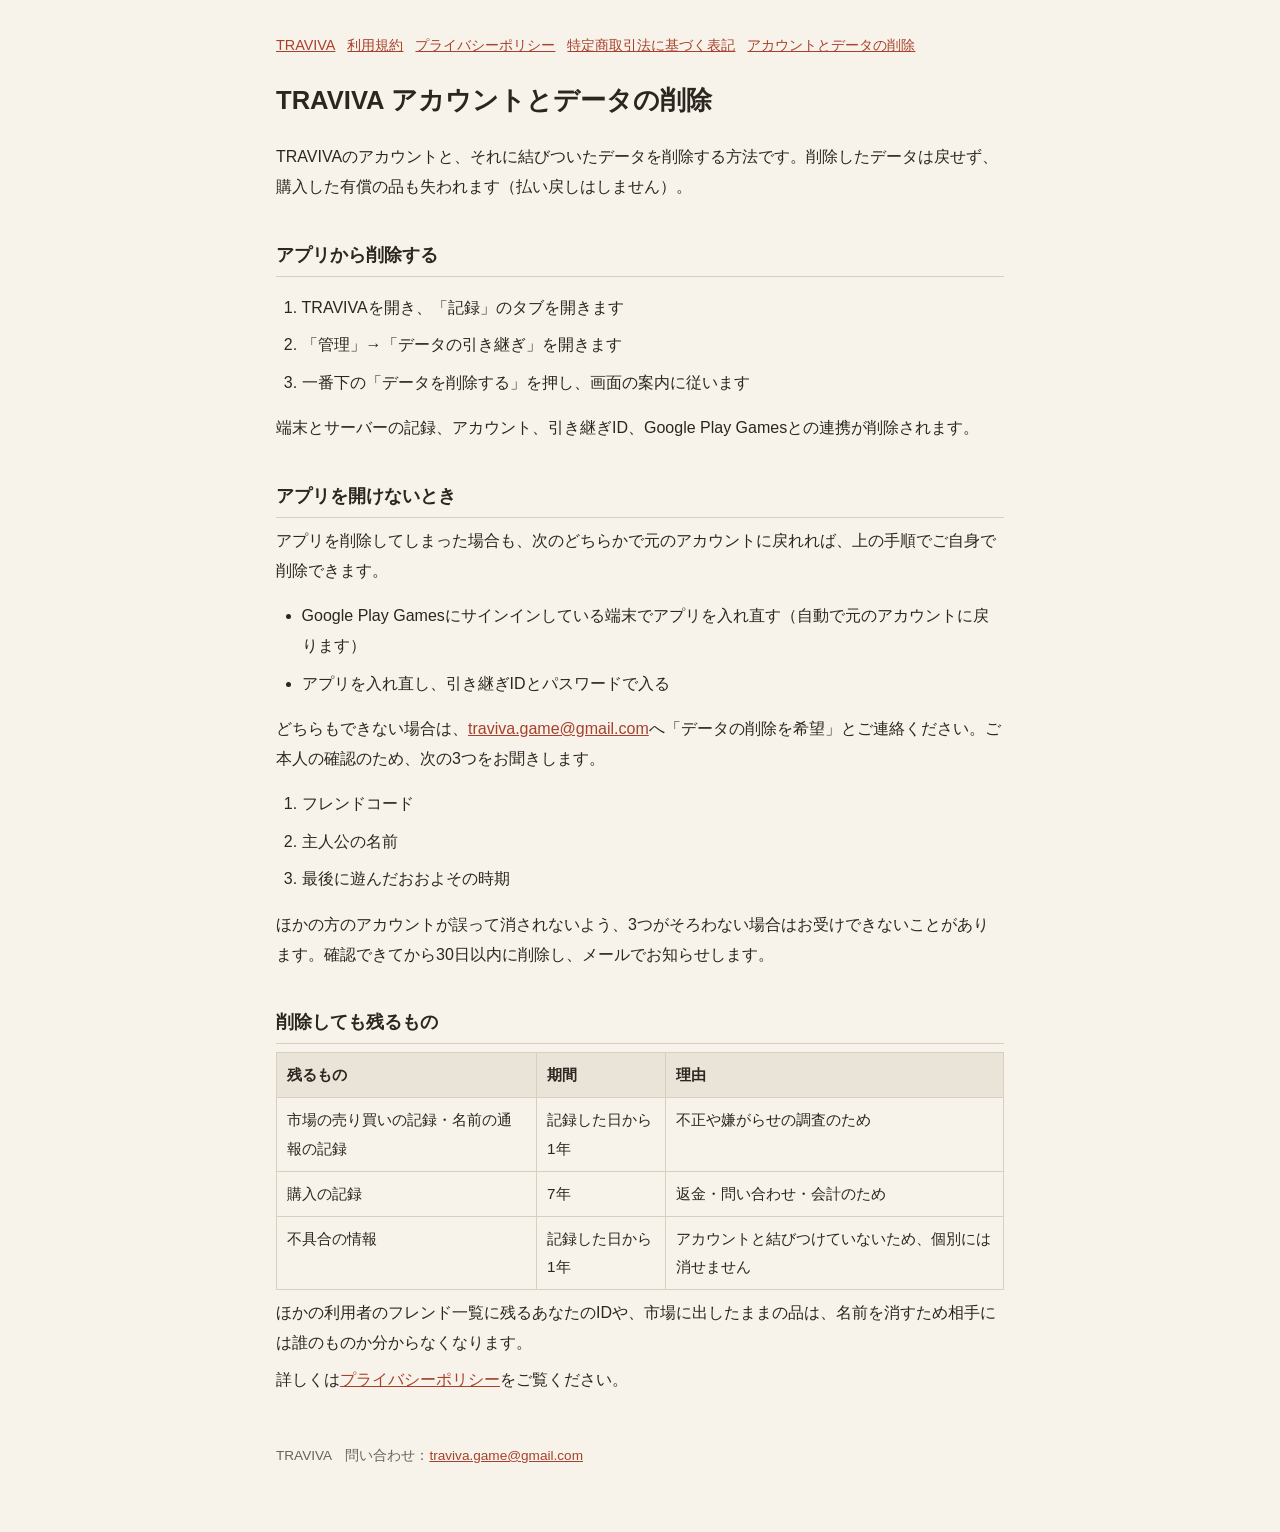
<file: delete.html>
<!doctype html>
<html lang="ja">
<head>
<meta charset="utf-8">
<meta name="viewport" content="width=device-width, initial-scale=1">
<title>アカウントとデータの削除 | TRAVIVA</title>
<link rel="stylesheet" href="style.css">
</head>
<body>
<main>
<nav><a href="index.html">TRAVIVA</a><a href="terms.html">利用規約</a><a href="privacy.html">プライバシーポリシー</a><a href="tokushoho.html">特定商取引法に基づく表記</a><a href="delete.html">アカウントとデータの削除</a></nav>
<h1>TRAVIVA アカウントとデータの削除</h1>
<p>TRAVIVAのアカウントと、それに結びついたデータを削除する方法です。削除したデータは戻せず、購入した有償の品も失われます（払い戻しはしません）。</p>
<h2>アプリから削除する</h2>
<ol><li>TRAVIVAを開き、「記録」のタブを開きます</li><li>「管理」→「データの引き継ぎ」を開きます</li><li>一番下の「データを削除する」を押し、画面の案内に従います</li></ol>
<p>端末とサーバーの記録、アカウント、引き継ぎID、Google Play Gamesとの連携が削除されます。</p>
<h2>アプリを開けないとき</h2>
<p>アプリを削除してしまった場合も、次のどちらかで元のアカウントに戻れれば、上の手順でご自身で削除できます。</p>
<ul><li>Google Play Gamesにサインインしている端末でアプリを入れ直す（自動で元のアカウントに戻ります）</li><li>アプリを入れ直し、引き継ぎIDとパスワードで入る</li></ul>
<p>どちらもできない場合は、<a href="mailto:traviva.game@gmail.com">traviva.game@gmail.com</a>へ「データの削除を希望」とご連絡ください。ご本人の確認のため、次の3つをお聞きします。</p>
<ol><li>フレンドコード</li><li>主人公の名前</li><li>最後に遊んだおおよその時期</li></ol>
<p>ほかの方のアカウントが誤って消されないよう、3つがそろわない場合はお受けできないことがあります。確認できてから30日以内に削除し、メールでお知らせします。</p>
<h2>削除しても残るもの</h2>
<div class="table"><table><thead><tr><th>残るもの</th><th>期間</th><th>理由</th></tr></thead><tbody><tr><td>市場の売り買いの記録・名前の通報の記録</td><td>記録した日から1年</td><td>不正や嫌がらせの調査のため</td></tr><tr><td>購入の記録</td><td>7年</td><td>返金・問い合わせ・会計のため</td></tr><tr><td>不具合の情報</td><td>記録した日から1年</td><td>アカウントと結びつけていないため、個別には消せません</td></tr></tbody></table></div>
<p>ほかの利用者のフレンド一覧に残るあなたのIDや、市場に出したままの品は、名前を消すため相手には誰のものか分からなくなります。</p>
<p>詳しくは<a href="privacy.html">プライバシーポリシー</a>をご覧ください。</p>
<footer>TRAVIVA　問い合わせ：<a href="mailto:traviva.game@gmail.com">traviva.game@gmail.com</a></footer>
</main>
</body>
</html>
</file>
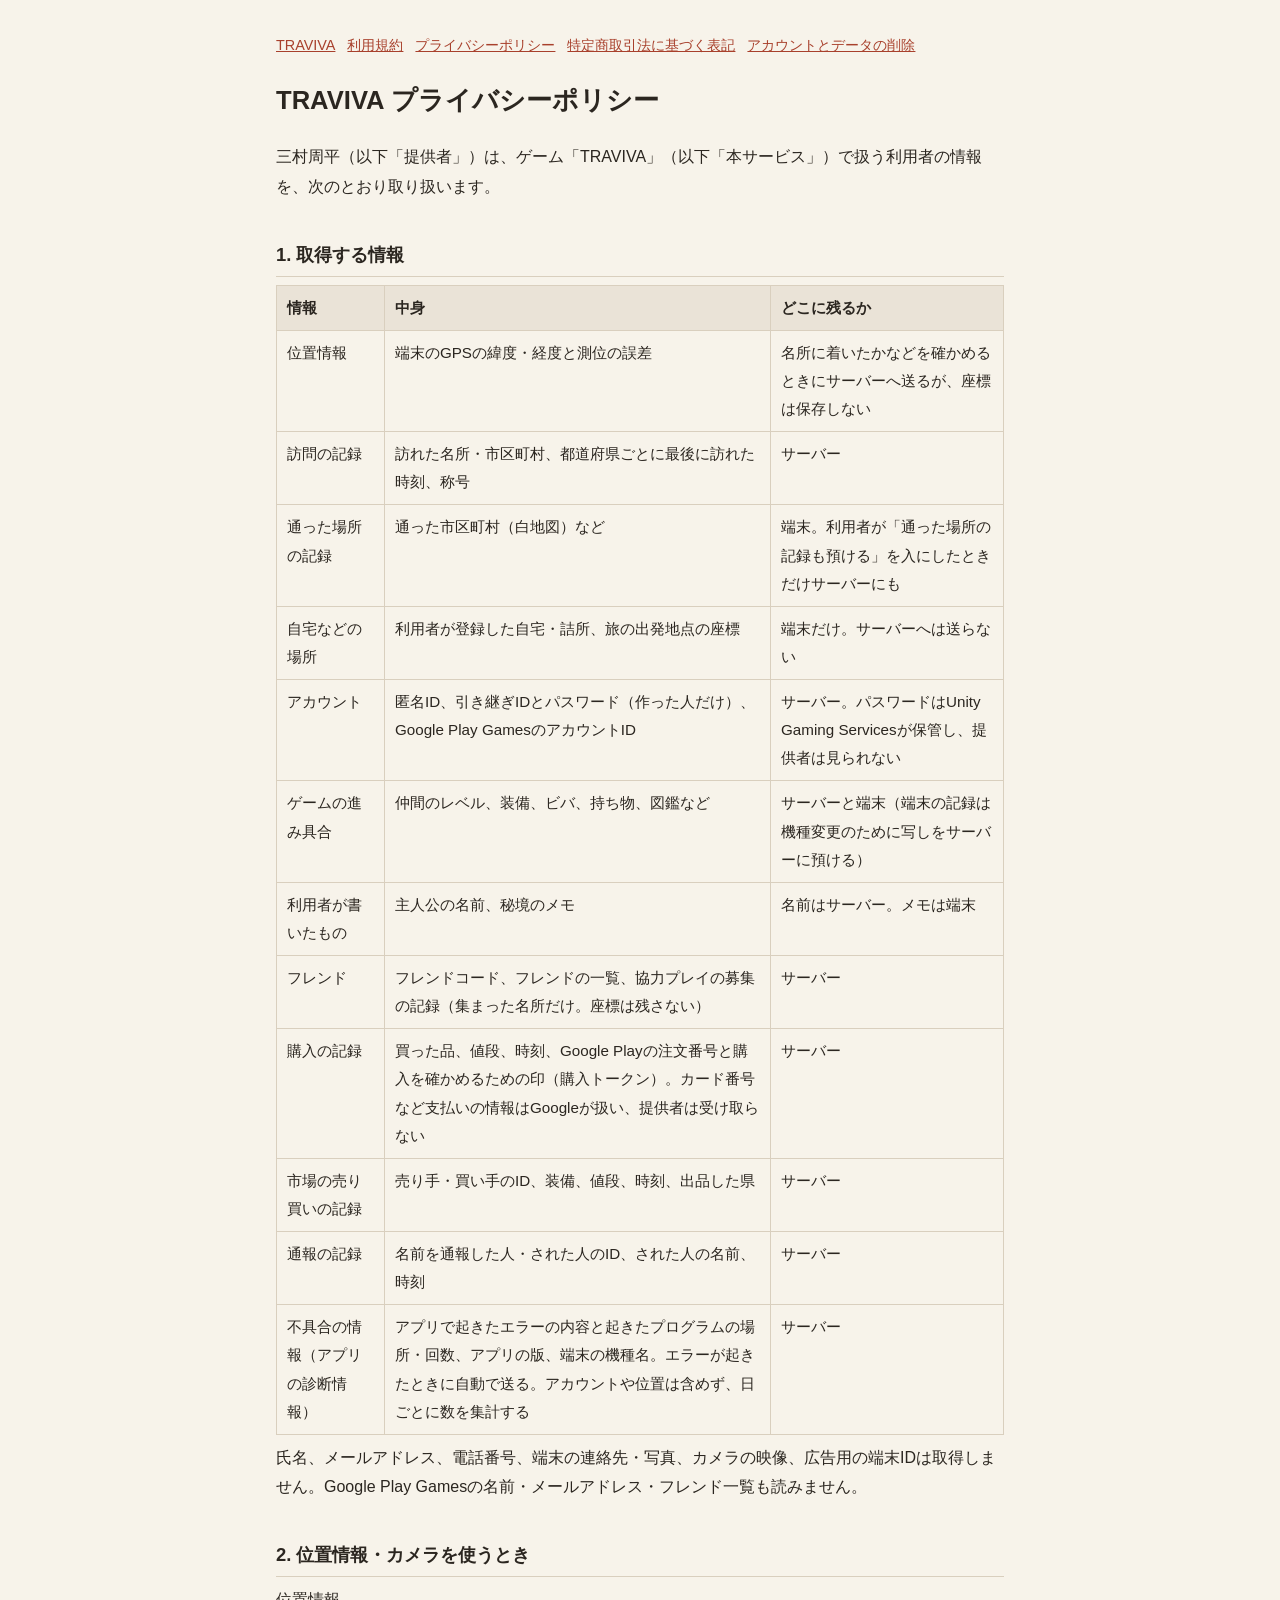
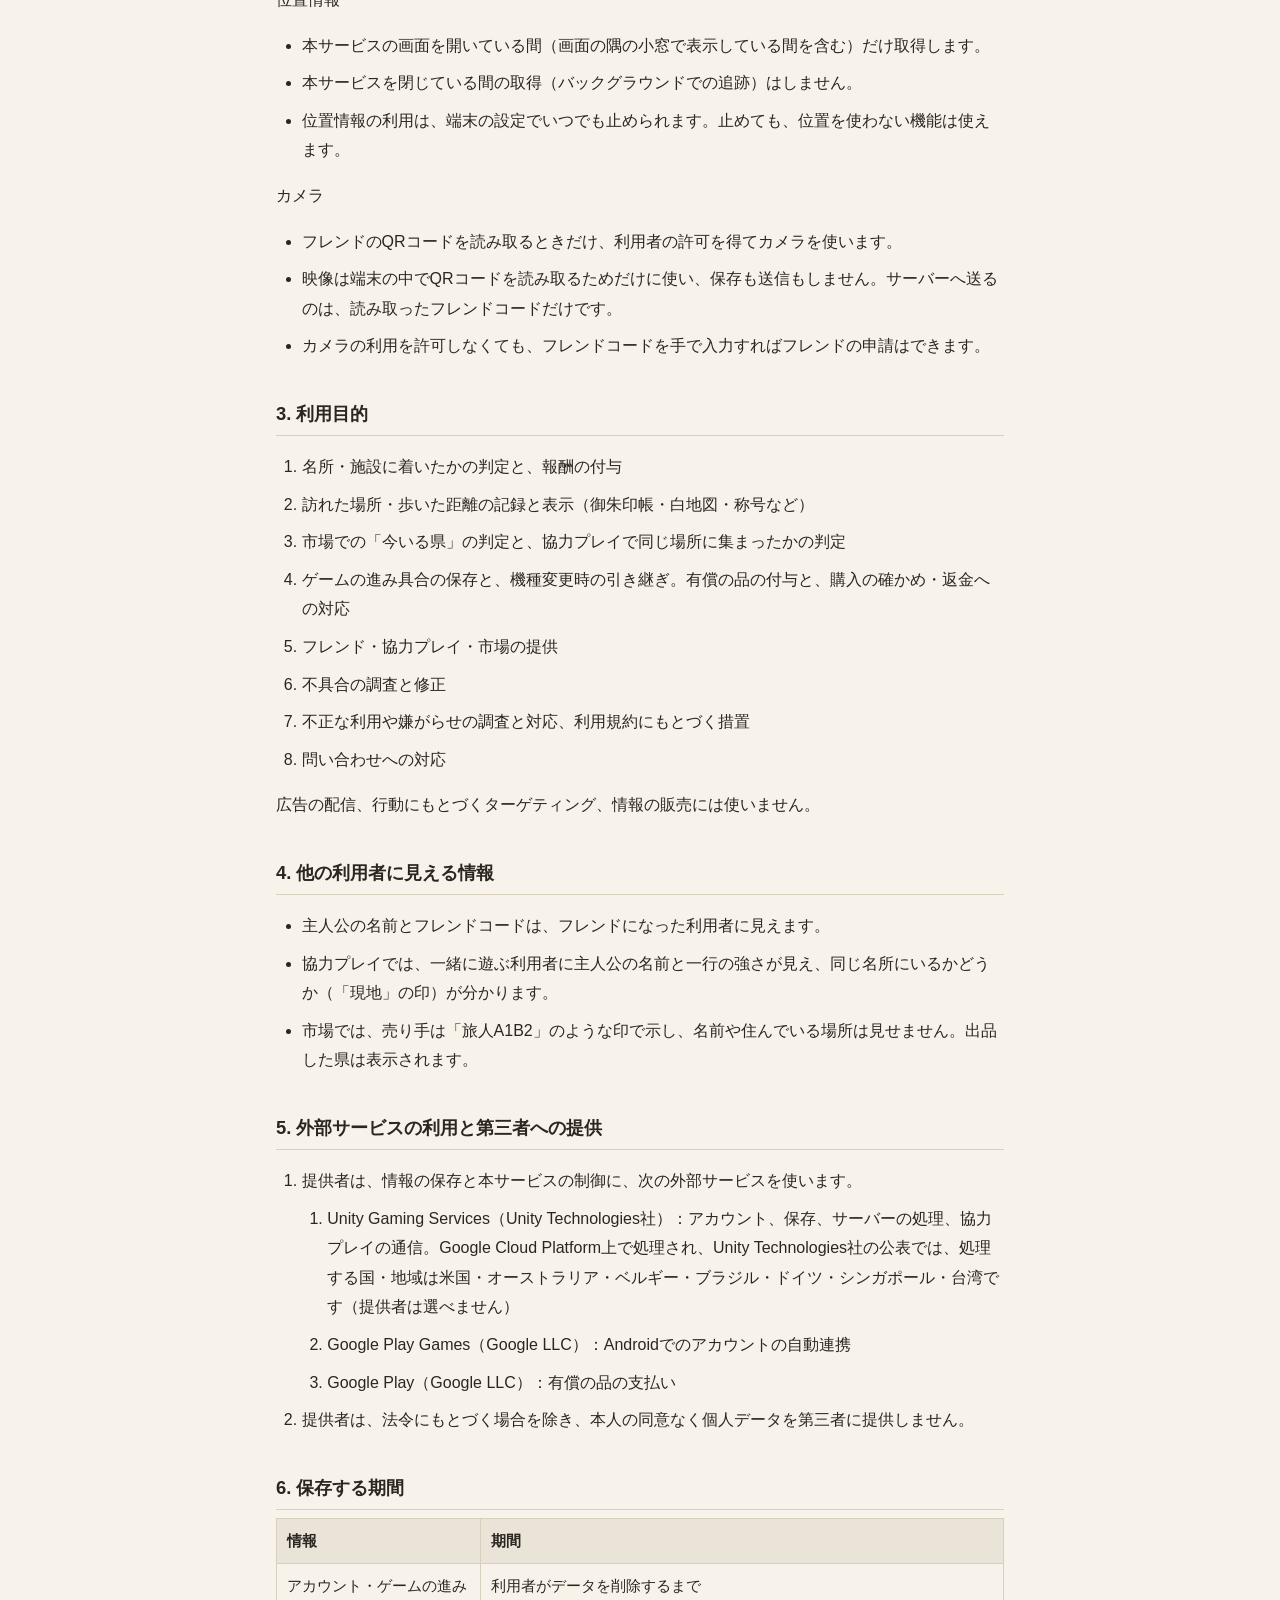
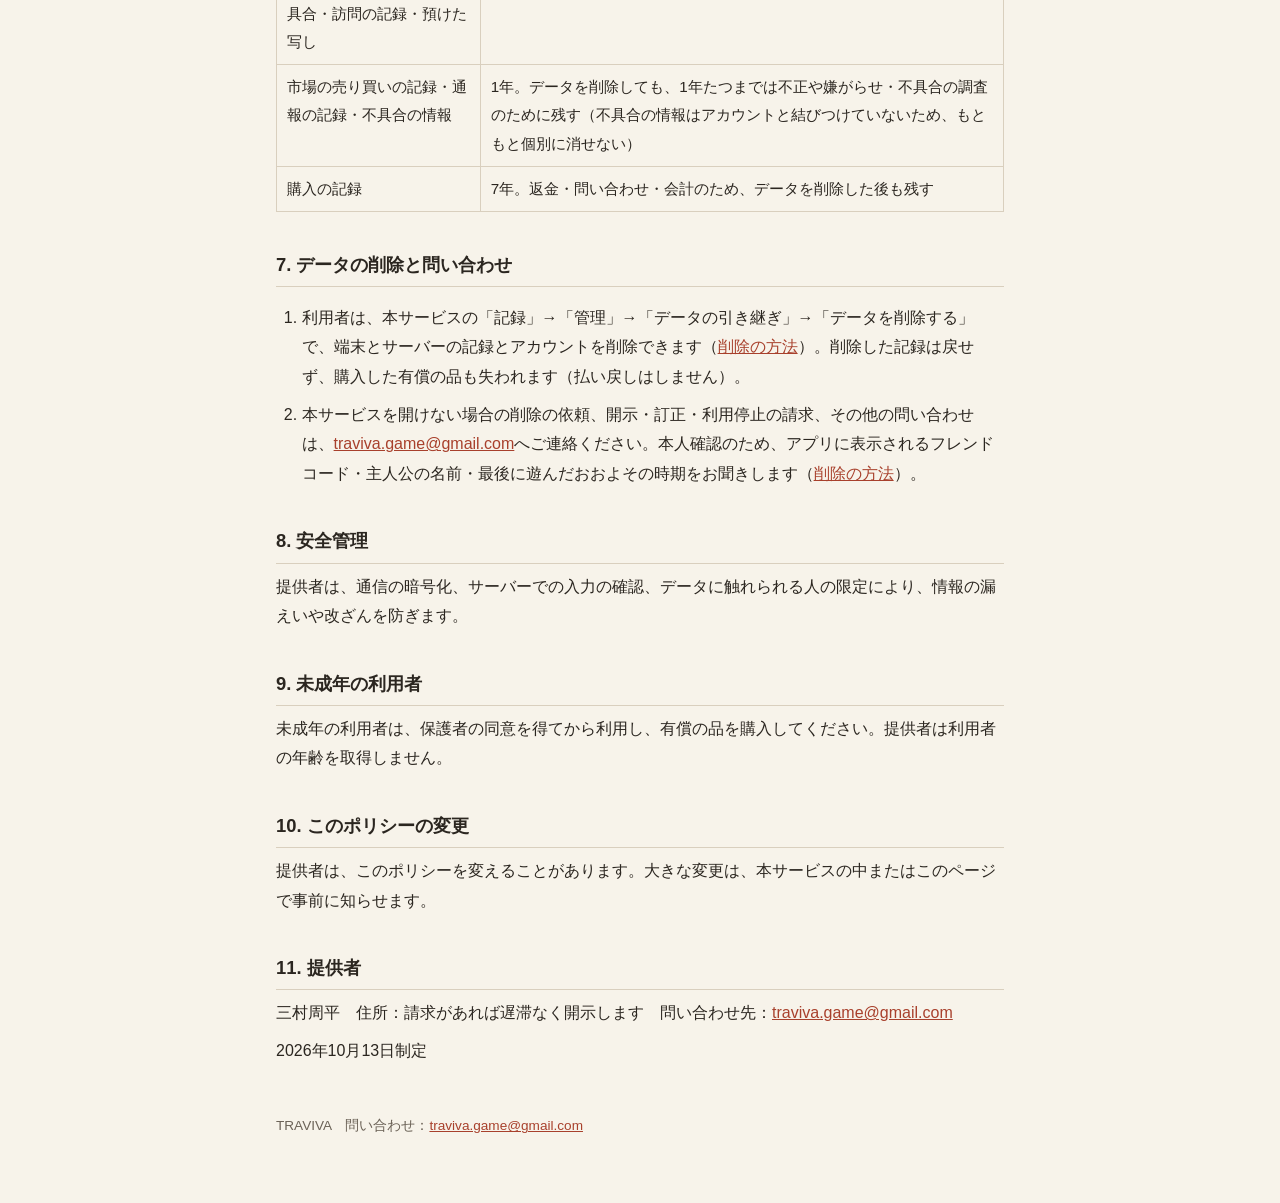
<file: privacy.html>
<!doctype html>
<html lang="ja">
<head>
<meta charset="utf-8">
<meta name="viewport" content="width=device-width, initial-scale=1">
<title>プライバシーポリシー | TRAVIVA</title>
<link rel="stylesheet" href="style.css">
</head>
<body>
<main>
<nav><a href="index.html">TRAVIVA</a><a href="terms.html">利用規約</a><a href="privacy.html">プライバシーポリシー</a><a href="tokushoho.html">特定商取引法に基づく表記</a><a href="delete.html">アカウントとデータの削除</a></nav>
<h1>TRAVIVA プライバシーポリシー</h1>
<p>三村周平（以下「提供者」）は、ゲーム「TRAVIVA」（以下「本サービス」）で扱う利用者の情報を、次のとおり取り扱います。</p>
<h2>1. 取得する情報</h2>
<div class="table"><table><thead><tr><th>情報</th><th>中身</th><th>どこに残るか</th></tr></thead><tbody><tr><td>位置情報</td><td>端末のGPSの緯度・経度と測位の誤差</td><td>名所に着いたかなどを確かめるときにサーバーへ送るが、座標は保存しない</td></tr><tr><td>訪問の記録</td><td>訪れた名所・市区町村、都道府県ごとに最後に訪れた時刻、称号</td><td>サーバー</td></tr><tr><td>通った場所の記録</td><td>通った市区町村（白地図）など</td><td>端末。利用者が「通った場所の記録も預ける」を入にしたときだけサーバーにも</td></tr><tr><td>自宅などの場所</td><td>利用者が登録した自宅・詰所、旅の出発地点の座標</td><td>端末だけ。サーバーへは送らない</td></tr><tr><td>アカウント</td><td>匿名ID、引き継ぎIDとパスワード（作った人だけ）、Google Play GamesのアカウントID</td><td>サーバー。パスワードはUnity Gaming Servicesが保管し、提供者は見られない</td></tr><tr><td>ゲームの進み具合</td><td>仲間のレベル、装備、ビバ、持ち物、図鑑など</td><td>サーバーと端末（端末の記録は機種変更のために写しをサーバーに預ける）</td></tr><tr><td>利用者が書いたもの</td><td>主人公の名前、秘境のメモ</td><td>名前はサーバー。メモは端末</td></tr><tr><td>フレンド</td><td>フレンドコード、フレンドの一覧、協力プレイの募集の記録（集まった名所だけ。座標は残さない）</td><td>サーバー</td></tr><tr><td>購入の記録</td><td>買った品、値段、時刻、Google Playの注文番号と購入を確かめるための印（購入トークン）。カード番号など支払いの情報はGoogleが扱い、提供者は受け取らない</td><td>サーバー</td></tr><tr><td>市場の売り買いの記録</td><td>売り手・買い手のID、装備、値段、時刻、出品した県</td><td>サーバー</td></tr><tr><td>通報の記録</td><td>名前を通報した人・された人のID、された人の名前、時刻</td><td>サーバー</td></tr><tr><td>不具合の情報（アプリの診断情報）</td><td>アプリで起きたエラーの内容と起きたプログラムの場所・回数、アプリの版、端末の機種名。エラーが起きたときに自動で送る。アカウントや位置は含めず、日ごとに数を集計する</td><td>サーバー</td></tr></tbody></table></div>
<p>氏名、メールアドレス、電話番号、端末の連絡先・写真、カメラの映像、広告用の端末IDは取得しません。Google Play Gamesの名前・メールアドレス・フレンド一覧も読みません。</p>
<h2>2. 位置情報・カメラを使うとき</h2>
<p>位置情報</p>
<ul><li>本サービスの画面を開いている間（画面の隅の小窓で表示している間を含む）だけ取得します。</li><li>本サービスを閉じている間の取得（バックグラウンドでの追跡）はしません。</li><li>位置情報の利用は、端末の設定でいつでも止められます。止めても、位置を使わない機能は使えます。</li></ul>
<p>カメラ</p>
<ul><li>フレンドのQRコードを読み取るときだけ、利用者の許可を得てカメラを使います。</li><li>映像は端末の中でQRコードを読み取るためだけに使い、保存も送信もしません。サーバーへ送るのは、読み取ったフレンドコードだけです。</li><li>カメラの利用を許可しなくても、フレンドコードを手で入力すればフレンドの申請はできます。</li></ul>
<h2>3. 利用目的</h2>
<ol><li>名所・施設に着いたかの判定と、報酬の付与</li><li>訪れた場所・歩いた距離の記録と表示（御朱印帳・白地図・称号など）</li><li>市場での「今いる県」の判定と、協力プレイで同じ場所に集まったかの判定</li><li>ゲームの進み具合の保存と、機種変更時の引き継ぎ。有償の品の付与と、購入の確かめ・返金への対応</li><li>フレンド・協力プレイ・市場の提供</li><li>不具合の調査と修正</li><li>不正な利用や嫌がらせの調査と対応、利用規約にもとづく措置</li><li>問い合わせへの対応</li></ol>
<p>広告の配信、行動にもとづくターゲティング、情報の販売には使いません。</p>
<h2>4. 他の利用者に見える情報</h2>
<ul><li>主人公の名前とフレンドコードは、フレンドになった利用者に見えます。</li><li>協力プレイでは、一緒に遊ぶ利用者に主人公の名前と一行の強さが見え、同じ名所にいるかどうか（「現地」の印）が分かります。</li><li>市場では、売り手は「旅人A1B2」のような印で示し、名前や住んでいる場所は見せません。出品した県は表示されます。</li></ul>
<h2>5. 外部サービスの利用と第三者への提供</h2>
<ol><li>提供者は、情報の保存と本サービスの制御に、次の外部サービスを使います。<ol><li>Unity Gaming Services（Unity Technologies社）：アカウント、保存、サーバーの処理、協力プレイの通信。Google Cloud Platform上で処理され、Unity Technologies社の公表では、処理する国・地域は米国・オーストラリア・ベルギー・ブラジル・ドイツ・シンガポール・台湾です（提供者は選べません）</li><li>Google Play Games（Google LLC）：Androidでのアカウントの自動連携</li><li>Google Play（Google LLC）：有償の品の支払い</li></ol></li><li>提供者は、法令にもとづく場合を除き、本人の同意なく個人データを第三者に提供しません。</li></ol>
<h2>6. 保存する期間</h2>
<div class="table"><table><thead><tr><th>情報</th><th>期間</th></tr></thead><tbody><tr><td>アカウント・ゲームの進み具合・訪問の記録・預けた写し</td><td>利用者がデータを削除するまで</td></tr><tr><td>市場の売り買いの記録・通報の記録・不具合の情報</td><td>1年。データを削除しても、1年たつまでは不正や嫌がらせ・不具合の調査のために残す（不具合の情報はアカウントと結びつけていないため、もともと個別に消せない）</td></tr><tr><td>購入の記録</td><td>7年。返金・問い合わせ・会計のため、データを削除した後も残す</td></tr></tbody></table></div>
<h2>7. データの削除と問い合わせ</h2>
<ol><li>利用者は、本サービスの「記録」→「管理」→「データの引き継ぎ」→「データを削除する」で、端末とサーバーの記録とアカウントを削除できます（<a href="delete.html">削除の方法</a>）。削除した記録は戻せず、購入した有償の品も失われます（払い戻しはしません）。</li><li>本サービスを開けない場合の削除の依頼、開示・訂正・利用停止の請求、その他の問い合わせは、<a href="mailto:traviva.game@gmail.com">traviva.game@gmail.com</a>へご連絡ください。本人確認のため、アプリに表示されるフレンドコード・主人公の名前・最後に遊んだおおよその時期をお聞きします（<a href="delete.html">削除の方法</a>）。</li></ol>
<h2>8. 安全管理</h2>
<p>提供者は、通信の暗号化、サーバーでの入力の確認、データに触れられる人の限定により、情報の漏えいや改ざんを防ぎます。</p>
<h2>9. 未成年の利用者</h2>
<p>未成年の利用者は、保護者の同意を得てから利用し、有償の品を購入してください。提供者は利用者の年齢を取得しません。</p>
<h2>10. このポリシーの変更</h2>
<p>提供者は、このポリシーを変えることがあります。大きな変更は、本サービスの中またはこのページで事前に知らせます。</p>
<h2>11. 提供者</h2>
<p>三村周平　住所：請求があれば遅滞なく開示します　問い合わせ先：<a href="mailto:traviva.game@gmail.com">traviva.game@gmail.com</a></p>
<p>2026年10月13日制定</p>
<footer>TRAVIVA　問い合わせ：<a href="mailto:traviva.game@gmail.com">traviva.game@gmail.com</a></footer>
</main>
</body>
</html>
</file>
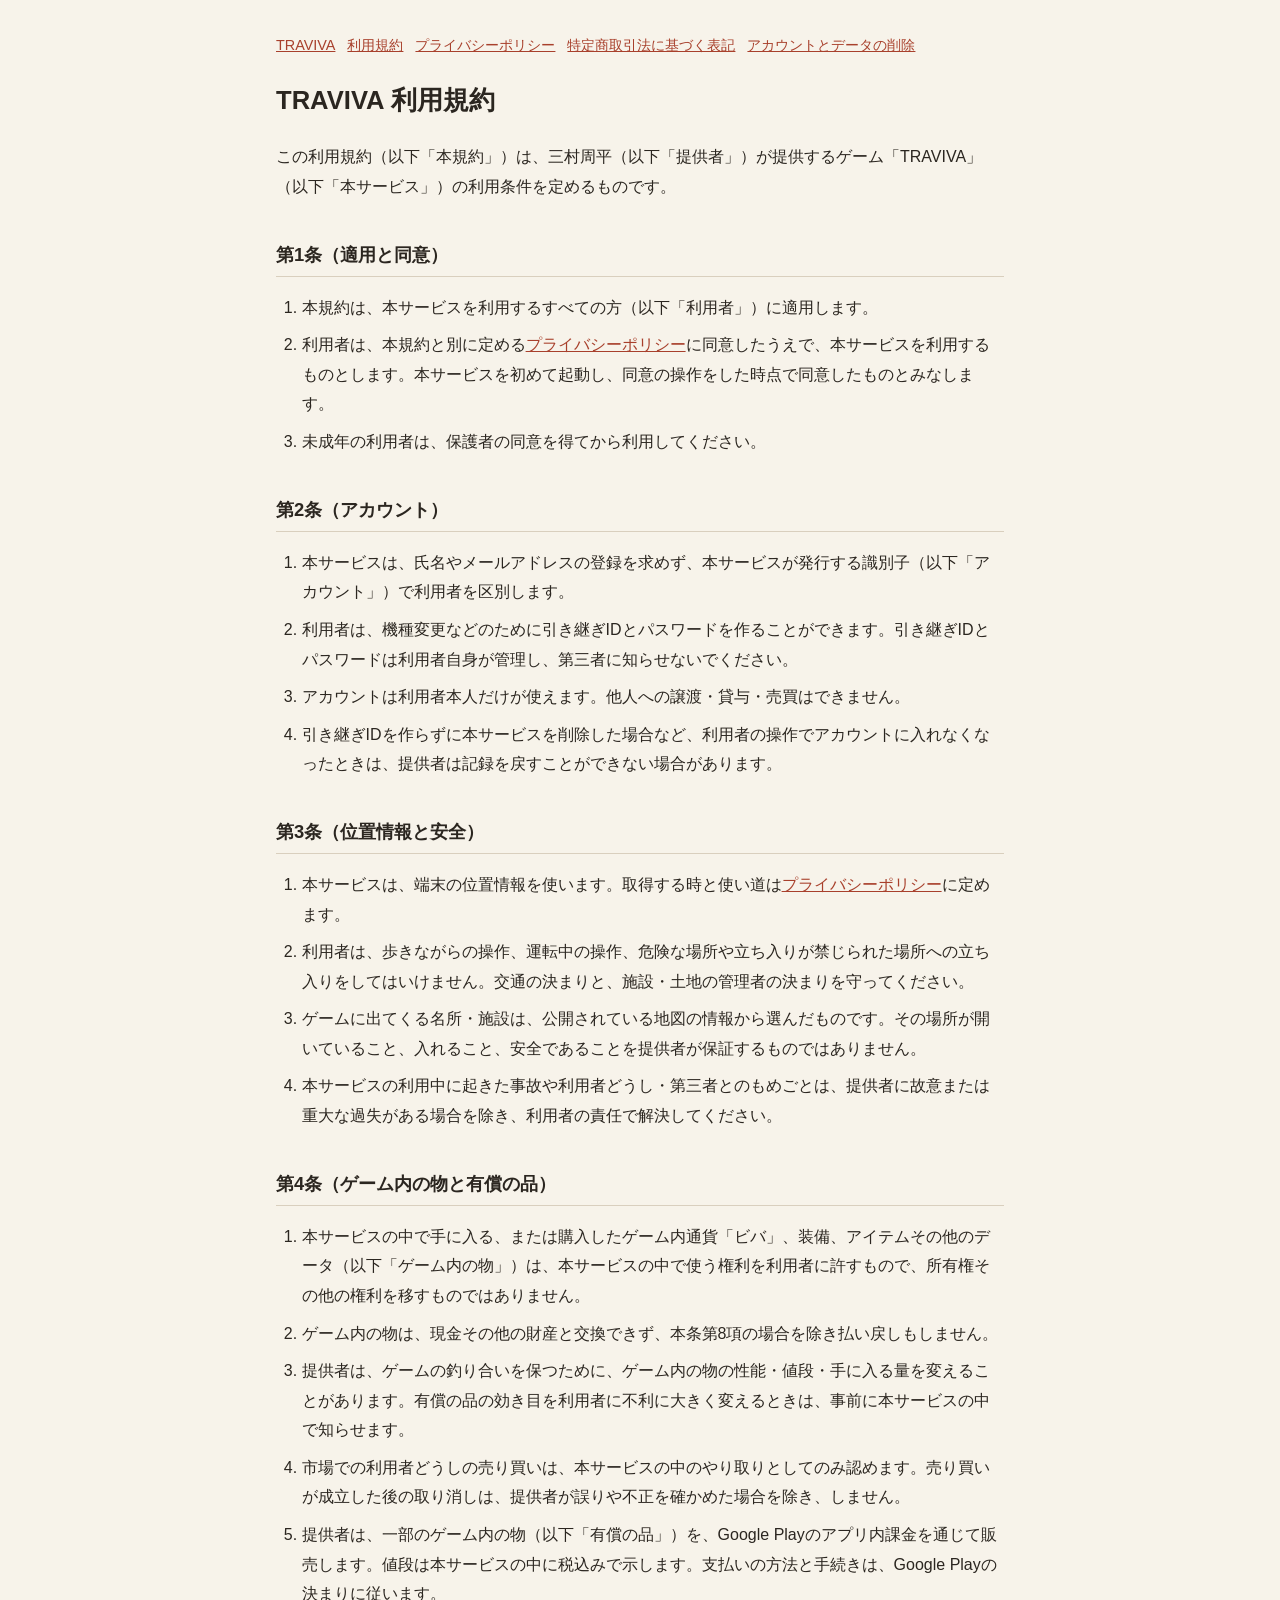
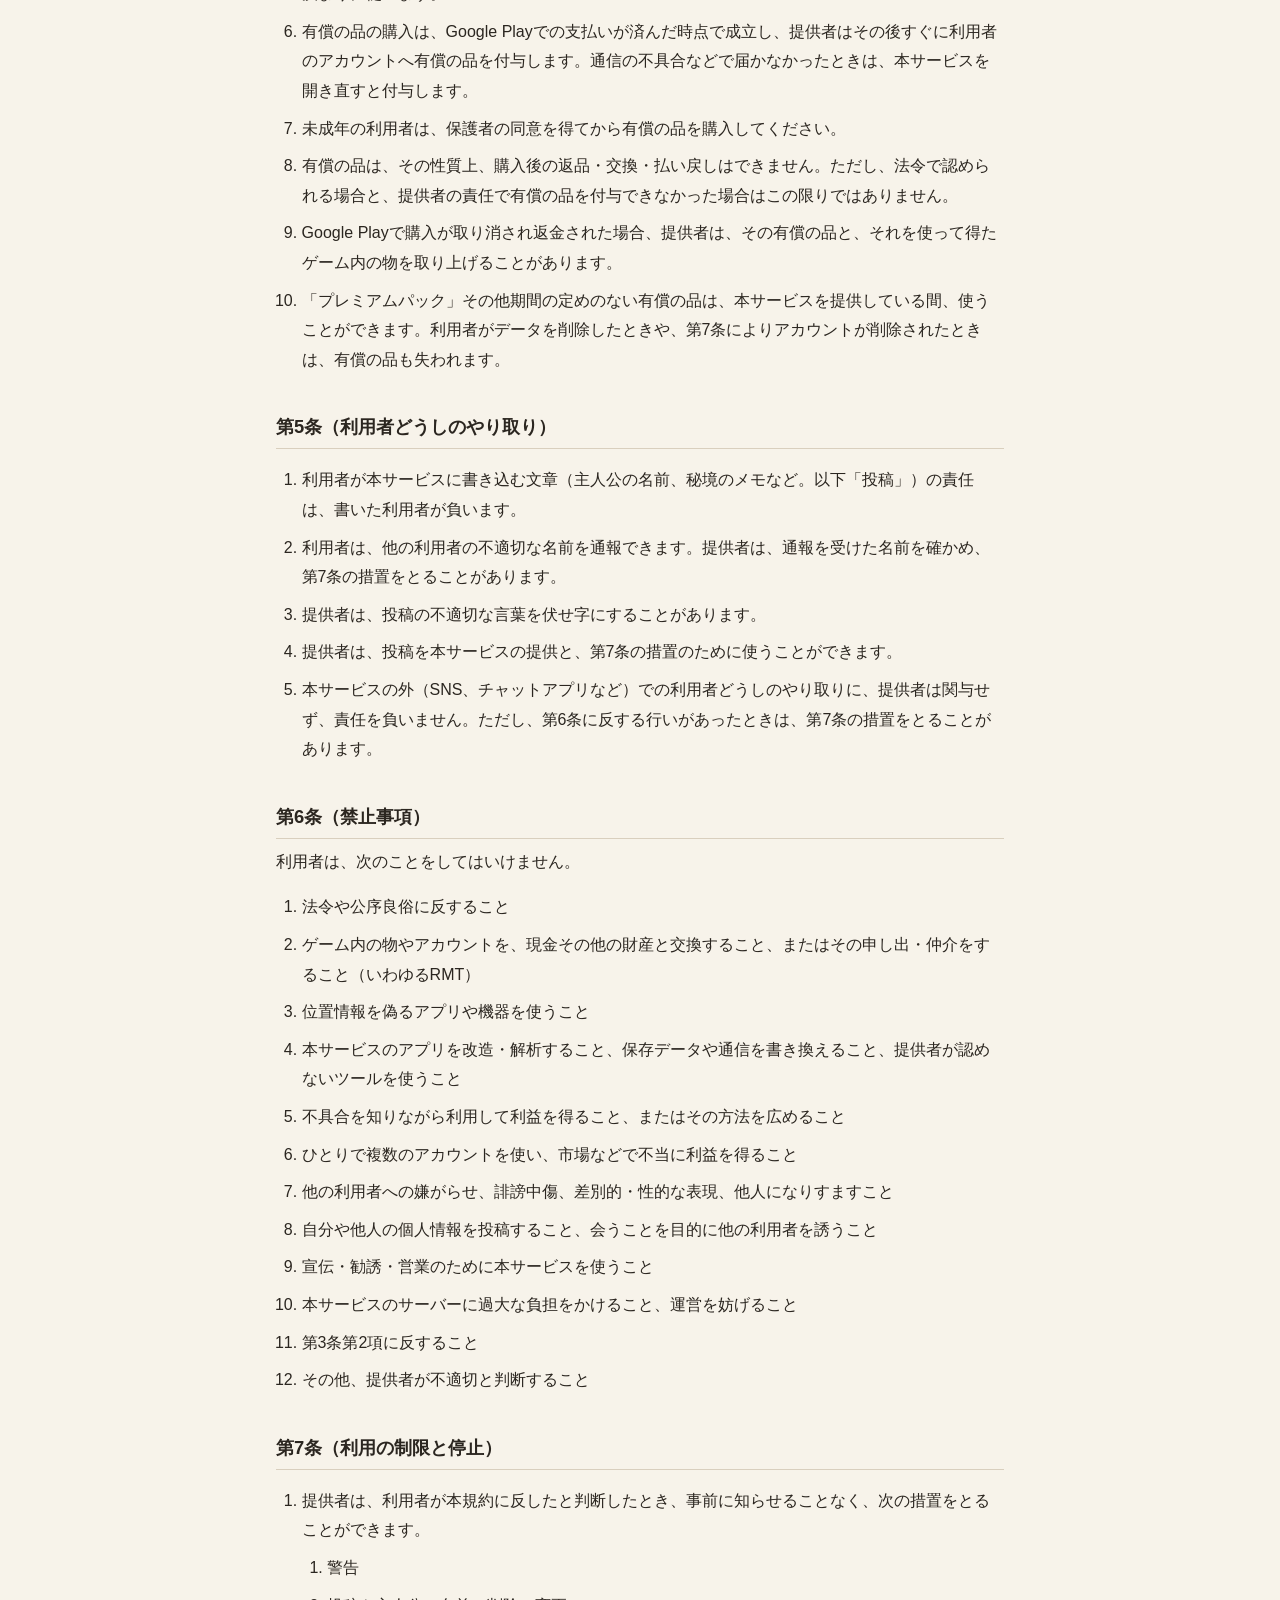
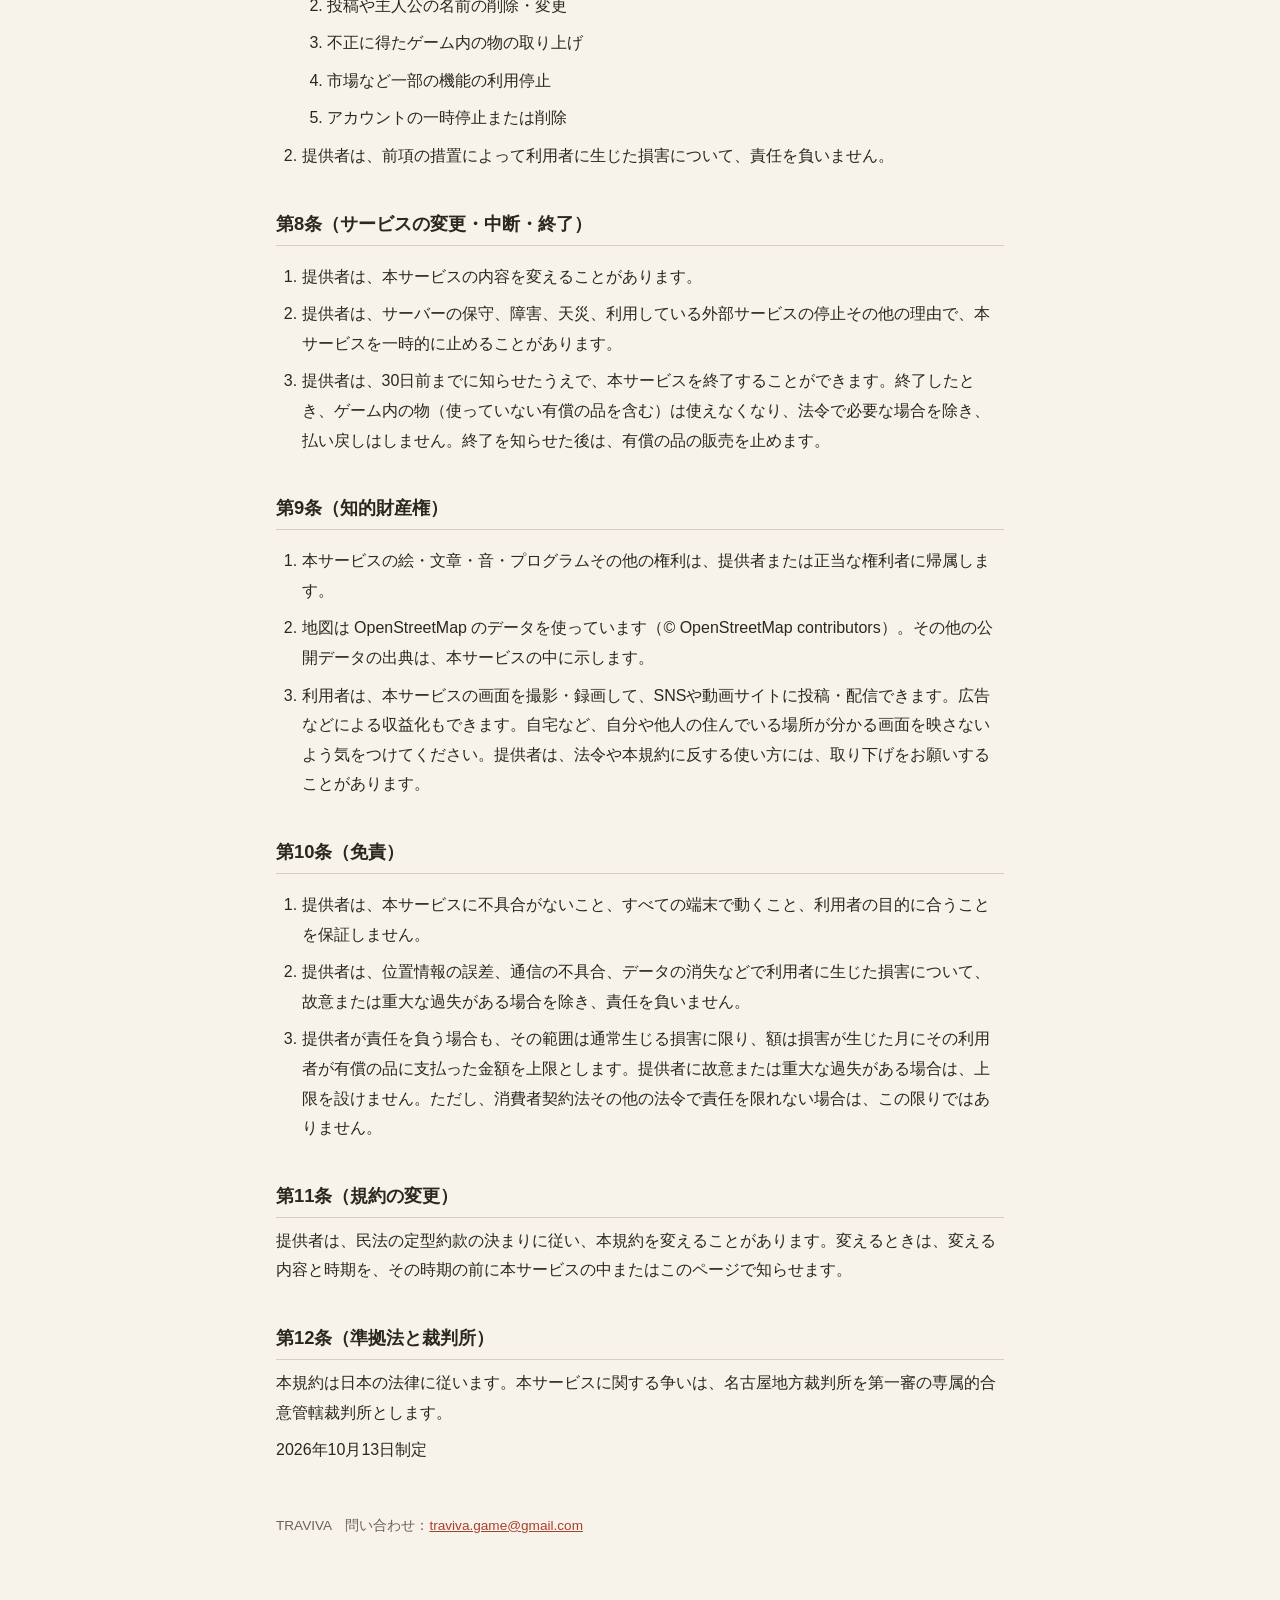
<file: terms.html>
<!doctype html>
<html lang="ja">
<head>
<meta charset="utf-8">
<meta name="viewport" content="width=device-width, initial-scale=1">
<title>利用規約 | TRAVIVA</title>
<link rel="stylesheet" href="style.css">
</head>
<body>
<main>
<nav><a href="index.html">TRAVIVA</a><a href="terms.html">利用規約</a><a href="privacy.html">プライバシーポリシー</a><a href="tokushoho.html">特定商取引法に基づく表記</a><a href="delete.html">アカウントとデータの削除</a></nav>
<h1>TRAVIVA 利用規約</h1>
<p>この利用規約（以下「本規約」）は、三村周平（以下「提供者」）が提供するゲーム「TRAVIVA」（以下「本サービス」）の利用条件を定めるものです。</p>
<h2>第1条（適用と同意）</h2>
<ol><li>本規約は、本サービスを利用するすべての方（以下「利用者」）に適用します。</li><li>利用者は、本規約と別に定める<a href="privacy.html">プライバシーポリシー</a>に同意したうえで、本サービスを利用するものとします。本サービスを初めて起動し、同意の操作をした時点で同意したものとみなします。</li><li>未成年の利用者は、保護者の同意を得てから利用してください。</li></ol>
<h2>第2条（アカウント）</h2>
<ol><li>本サービスは、氏名やメールアドレスの登録を求めず、本サービスが発行する識別子（以下「アカウント」）で利用者を区別します。</li><li>利用者は、機種変更などのために引き継ぎIDとパスワードを作ることができます。引き継ぎIDとパスワードは利用者自身が管理し、第三者に知らせないでください。</li><li>アカウントは利用者本人だけが使えます。他人への譲渡・貸与・売買はできません。</li><li>引き継ぎIDを作らずに本サービスを削除した場合など、利用者の操作でアカウントに入れなくなったときは、提供者は記録を戻すことができない場合があります。</li></ol>
<h2>第3条（位置情報と安全）</h2>
<ol><li>本サービスは、端末の位置情報を使います。取得する時と使い道は<a href="privacy.html">プライバシーポリシー</a>に定めます。</li><li>利用者は、歩きながらの操作、運転中の操作、危険な場所や立ち入りが禁じられた場所への立ち入りをしてはいけません。交通の決まりと、施設・土地の管理者の決まりを守ってください。</li><li>ゲームに出てくる名所・施設は、公開されている地図の情報から選んだものです。その場所が開いていること、入れること、安全であることを提供者が保証するものではありません。</li><li>本サービスの利用中に起きた事故や利用者どうし・第三者とのもめごとは、提供者に故意または重大な過失がある場合を除き、利用者の責任で解決してください。</li></ol>
<h2>第4条（ゲーム内の物と有償の品）</h2>
<ol><li>本サービスの中で手に入る、または購入したゲーム内通貨「ビバ」、装備、アイテムその他のデータ（以下「ゲーム内の物」）は、本サービスの中で使う権利を利用者に許すもので、所有権その他の権利を移すものではありません。</li><li>ゲーム内の物は、現金その他の財産と交換できず、本条第8項の場合を除き払い戻しもしません。</li><li>提供者は、ゲームの釣り合いを保つために、ゲーム内の物の性能・値段・手に入る量を変えることがあります。有償の品の効き目を利用者に不利に大きく変えるときは、事前に本サービスの中で知らせます。</li><li>市場での利用者どうしの売り買いは、本サービスの中のやり取りとしてのみ認めます。売り買いが成立した後の取り消しは、提供者が誤りや不正を確かめた場合を除き、しません。</li><li>提供者は、一部のゲーム内の物（以下「有償の品」）を、Google Playのアプリ内課金を通じて販売します。値段は本サービスの中に税込みで示します。支払いの方法と手続きは、Google Playの決まりに従います。</li><li>有償の品の購入は、Google Playでの支払いが済んだ時点で成立し、提供者はその後すぐに利用者のアカウントへ有償の品を付与します。通信の不具合などで届かなかったときは、本サービスを開き直すと付与します。</li><li>未成年の利用者は、保護者の同意を得てから有償の品を購入してください。</li><li>有償の品は、その性質上、購入後の返品・交換・払い戻しはできません。ただし、法令で認められる場合と、提供者の責任で有償の品を付与できなかった場合はこの限りではありません。</li><li>Google Playで購入が取り消され返金された場合、提供者は、その有償の品と、それを使って得たゲーム内の物を取り上げることがあります。</li><li>「プレミアムパック」その他期間の定めのない有償の品は、本サービスを提供している間、使うことができます。利用者がデータを削除したときや、第7条によりアカウントが削除されたときは、有償の品も失われます。</li></ol>
<h2>第5条（利用者どうしのやり取り）</h2>
<ol><li>利用者が本サービスに書き込む文章（主人公の名前、秘境のメモなど。以下「投稿」）の責任は、書いた利用者が負います。</li><li>利用者は、他の利用者の不適切な名前を通報できます。提供者は、通報を受けた名前を確かめ、第7条の措置をとることがあります。</li><li>提供者は、投稿の不適切な言葉を伏せ字にすることがあります。</li><li>提供者は、投稿を本サービスの提供と、第7条の措置のために使うことができます。</li><li>本サービスの外（SNS、チャットアプリなど）での利用者どうしのやり取りに、提供者は関与せず、責任を負いません。ただし、第6条に反する行いがあったときは、第7条の措置をとることがあります。</li></ol>
<h2>第6条（禁止事項）</h2>
<p>利用者は、次のことをしてはいけません。</p>
<ol><li>法令や公序良俗に反すること</li><li>ゲーム内の物やアカウントを、現金その他の財産と交換すること、またはその申し出・仲介をすること（いわゆるRMT）</li><li>位置情報を偽るアプリや機器を使うこと</li><li>本サービスのアプリを改造・解析すること、保存データや通信を書き換えること、提供者が認めないツールを使うこと</li><li>不具合を知りながら利用して利益を得ること、またはその方法を広めること</li><li>ひとりで複数のアカウントを使い、市場などで不当に利益を得ること</li><li>他の利用者への嫌がらせ、誹謗中傷、差別的・性的な表現、他人になりすますこと</li><li>自分や他人の個人情報を投稿すること、会うことを目的に他の利用者を誘うこと</li><li>宣伝・勧誘・営業のために本サービスを使うこと</li><li>本サービスのサーバーに過大な負担をかけること、運営を妨げること</li><li>第3条第2項に反すること</li><li>その他、提供者が不適切と判断すること</li></ol>
<h2>第7条（利用の制限と停止）</h2>
<ol><li>提供者は、利用者が本規約に反したと判断したとき、事前に知らせることなく、次の措置をとることができます。<ol><li>警告</li><li>投稿や主人公の名前の削除・変更</li><li>不正に得たゲーム内の物の取り上げ</li><li>市場など一部の機能の利用停止</li><li>アカウントの一時停止または削除</li></ol></li><li>提供者は、前項の措置によって利用者に生じた損害について、責任を負いません。</li></ol>
<h2>第8条（サービスの変更・中断・終了）</h2>
<ol><li>提供者は、本サービスの内容を変えることがあります。</li><li>提供者は、サーバーの保守、障害、天災、利用している外部サービスの停止その他の理由で、本サービスを一時的に止めることがあります。</li><li>提供者は、30日前までに知らせたうえで、本サービスを終了することができます。終了したとき、ゲーム内の物（使っていない有償の品を含む）は使えなくなり、法令で必要な場合を除き、払い戻しはしません。終了を知らせた後は、有償の品の販売を止めます。</li></ol>
<h2>第9条（知的財産権）</h2>
<ol><li>本サービスの絵・文章・音・プログラムその他の権利は、提供者または正当な権利者に帰属します。</li><li>地図は OpenStreetMap のデータを使っています（© OpenStreetMap contributors）。その他の公開データの出典は、本サービスの中に示します。</li><li>利用者は、本サービスの画面を撮影・録画して、SNSや動画サイトに投稿・配信できます。広告などによる収益化もできます。自宅など、自分や他人の住んでいる場所が分かる画面を映さないよう気をつけてください。提供者は、法令や本規約に反する使い方には、取り下げをお願いすることがあります。</li></ol>
<h2>第10条（免責）</h2>
<ol><li>提供者は、本サービスに不具合がないこと、すべての端末で動くこと、利用者の目的に合うことを保証しません。</li><li>提供者は、位置情報の誤差、通信の不具合、データの消失などで利用者に生じた損害について、故意または重大な過失がある場合を除き、責任を負いません。</li><li>提供者が責任を負う場合も、その範囲は通常生じる損害に限り、額は損害が生じた月にその利用者が有償の品に支払った金額を上限とします。提供者に故意または重大な過失がある場合は、上限を設けません。ただし、消費者契約法その他の法令で責任を限れない場合は、この限りではありません。</li></ol>
<h2>第11条（規約の変更）</h2>
<p>提供者は、民法の定型約款の決まりに従い、本規約を変えることがあります。変えるときは、変える内容と時期を、その時期の前に本サービスの中またはこのページで知らせます。</p>
<h2>第12条（準拠法と裁判所）</h2>
<p>本規約は日本の法律に従います。本サービスに関する争いは、名古屋地方裁判所を第一審の専属的合意管轄裁判所とします。</p>
<p>2026年10月13日制定</p>
<footer>TRAVIVA　問い合わせ：<a href="mailto:traviva.game@gmail.com">traviva.game@gmail.com</a></footer>
</main>
</body>
</html>
</file>
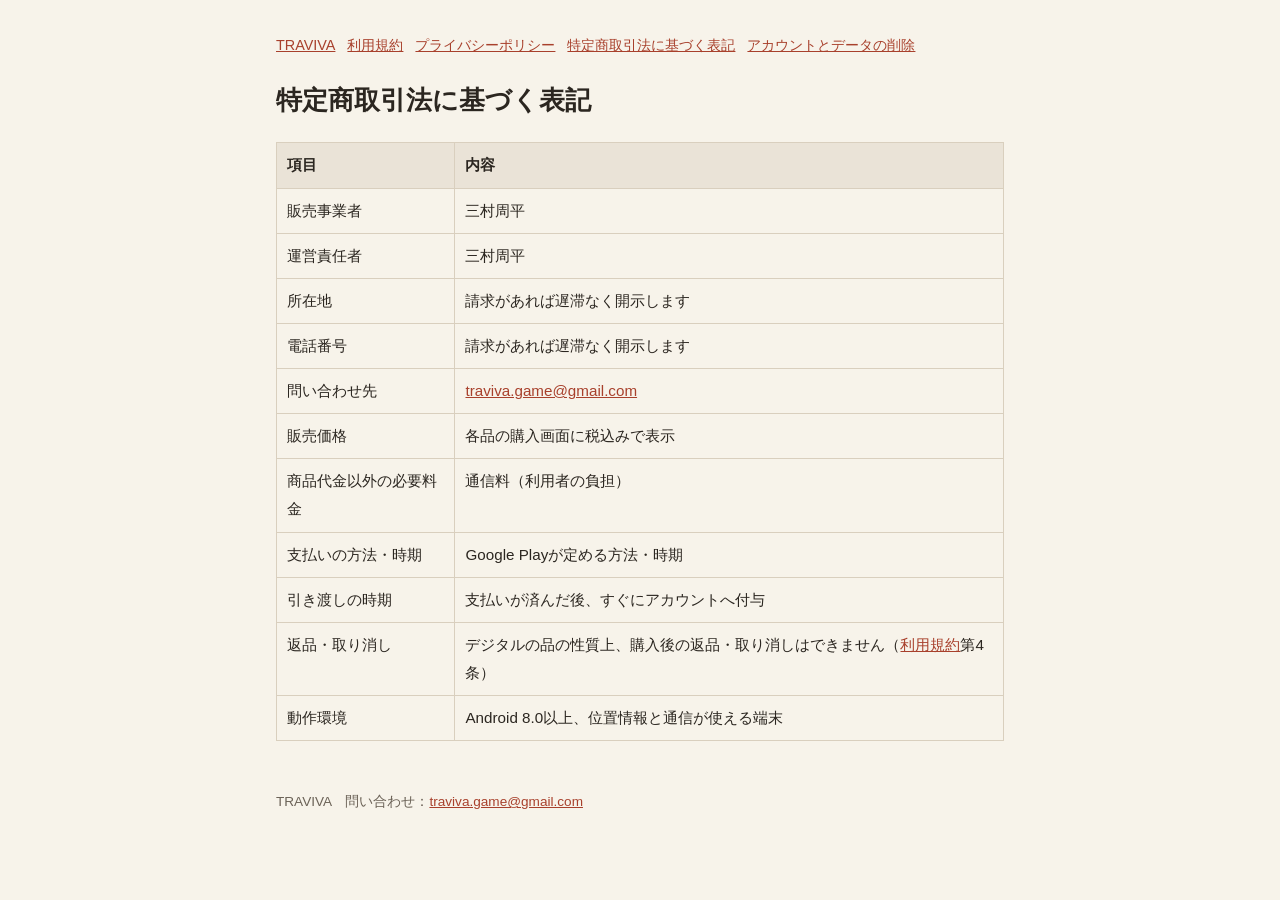
<file: tokushoho.html>
<!doctype html>
<html lang="ja">
<head>
<meta charset="utf-8">
<meta name="viewport" content="width=device-width, initial-scale=1">
<title>特定商取引法に基づく表記 | TRAVIVA</title>
<link rel="stylesheet" href="style.css">
</head>
<body>
<main>
<nav><a href="index.html">TRAVIVA</a><a href="terms.html">利用規約</a><a href="privacy.html">プライバシーポリシー</a><a href="tokushoho.html">特定商取引法に基づく表記</a><a href="delete.html">アカウントとデータの削除</a></nav>
<h1>特定商取引法に基づく表記</h1>
<div class="table"><table><thead><tr><th>項目</th><th>内容</th></tr></thead><tbody><tr><td>販売事業者</td><td>三村周平</td></tr><tr><td>運営責任者</td><td>三村周平</td></tr><tr><td>所在地</td><td>請求があれば遅滞なく開示します</td></tr><tr><td>電話番号</td><td>請求があれば遅滞なく開示します</td></tr><tr><td>問い合わせ先</td><td><a href="mailto:traviva.game@gmail.com">traviva.game@gmail.com</a></td></tr><tr><td>販売価格</td><td>各品の購入画面に税込みで表示</td></tr><tr><td>商品代金以外の必要料金</td><td>通信料（利用者の負担）</td></tr><tr><td>支払いの方法・時期</td><td>Google Playが定める方法・時期</td></tr><tr><td>引き渡しの時期</td><td>支払いが済んだ後、すぐにアカウントへ付与</td></tr><tr><td>返品・取り消し</td><td>デジタルの品の性質上、購入後の返品・取り消しはできません（<a href="terms.html">利用規約</a>第4条）</td></tr><tr><td>動作環境</td><td>Android 8.0以上、位置情報と通信が使える端末</td></tr></tbody></table></div>
<footer>TRAVIVA　問い合わせ：<a href="mailto:traviva.game@gmail.com">traviva.game@gmail.com</a></footer>
</main>
</body>
</html>
</file>
<file: style.css>
:root { --bg: #f7f3ea; --fg: #2b2620; --muted: #6b6257; --line: #d9cfbe; --accent: #a8402c; }
@media (prefers-color-scheme: dark) {
  :root { --bg: #1d1b18; --fg: #ece6da; --muted: #a79e90; --line: #3a352e; --accent: #e07a62; }
}
* { box-sizing: border-box; }
body { margin: 0; background: var(--bg); color: var(--fg);
  font: 16px/1.85 "Hiragino Sans", "Noto Sans JP", "Yu Gothic", sans-serif; }
main { max-width: 760px; margin: 0 auto; padding: 32px 16px 64px; }
h1 { font-size: 1.6rem; line-height: 1.4; margin: 0 0 24px; }
h2 { font-size: 1.15rem; margin: 36px 0 8px; padding-bottom: 4px; border-bottom: 1px solid var(--line); }
p, li { margin: 8px 0; }
ol, ul { padding-left: 1.6em; }
a { color: var(--accent); }
nav { font-size: 0.9rem; color: var(--muted); margin-bottom: 24px; }
nav a { margin-right: 12px; }
.table { overflow-x: auto; }
table { border-collapse: collapse; width: 100%; font-size: 0.95rem; }
th, td { border: 1px solid var(--line); padding: 8px 10px; text-align: left; vertical-align: top; }
th { background: color-mix(in srgb, var(--line) 45%, transparent); white-space: nowrap; }
footer { margin-top: 48px; font-size: 0.85rem; color: var(--muted); }
</file>
